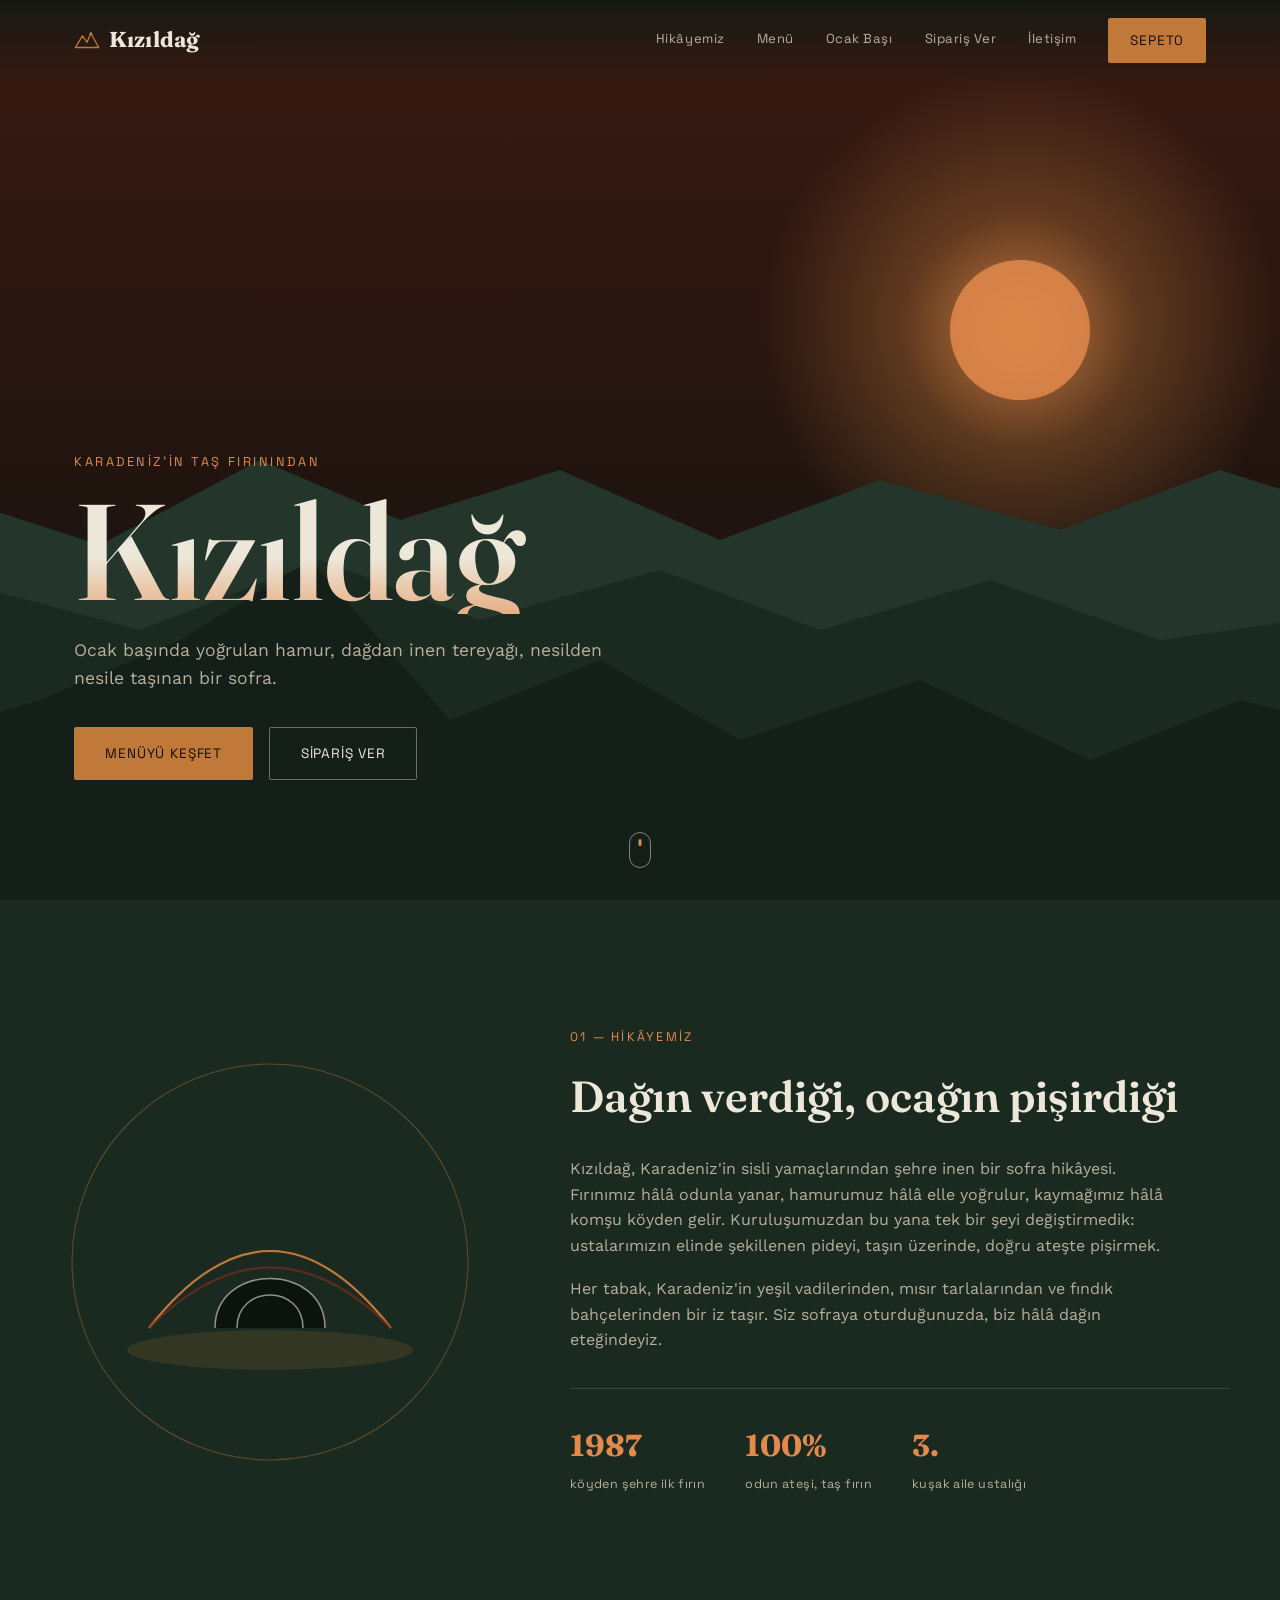
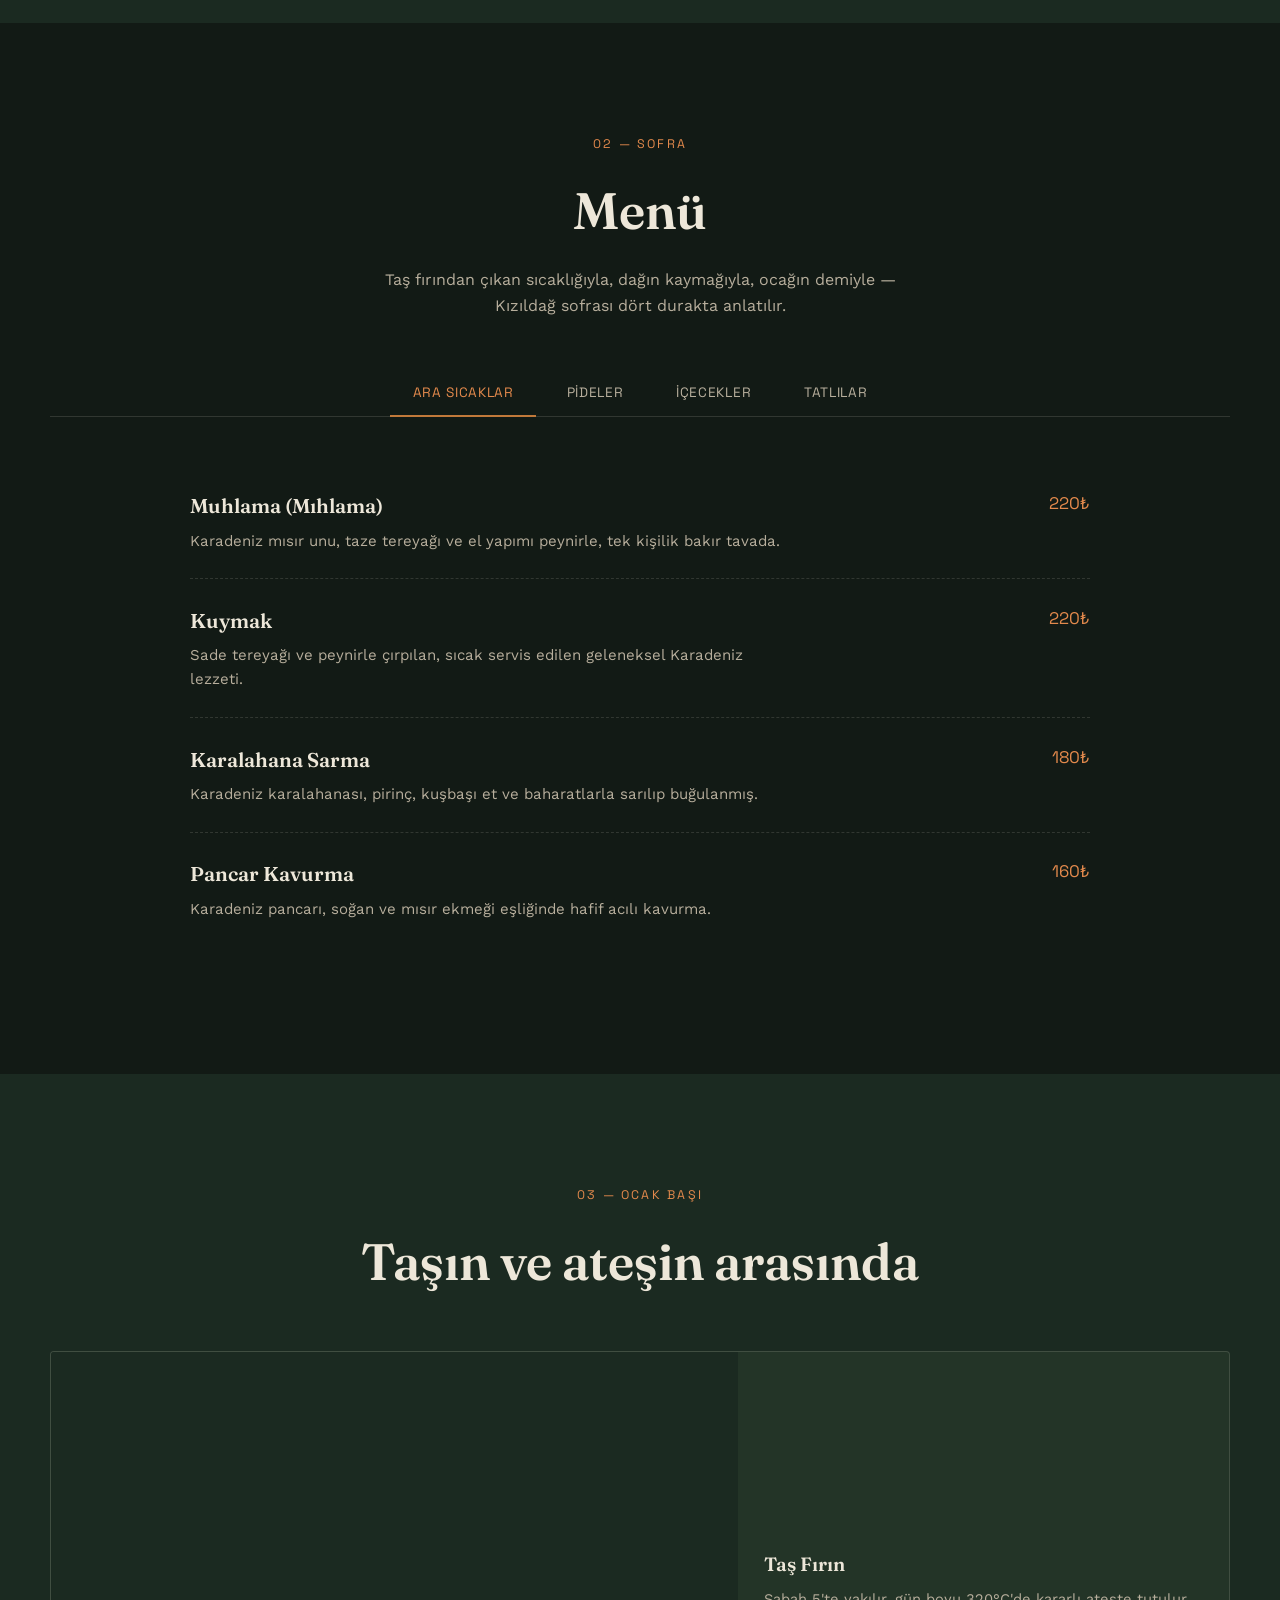
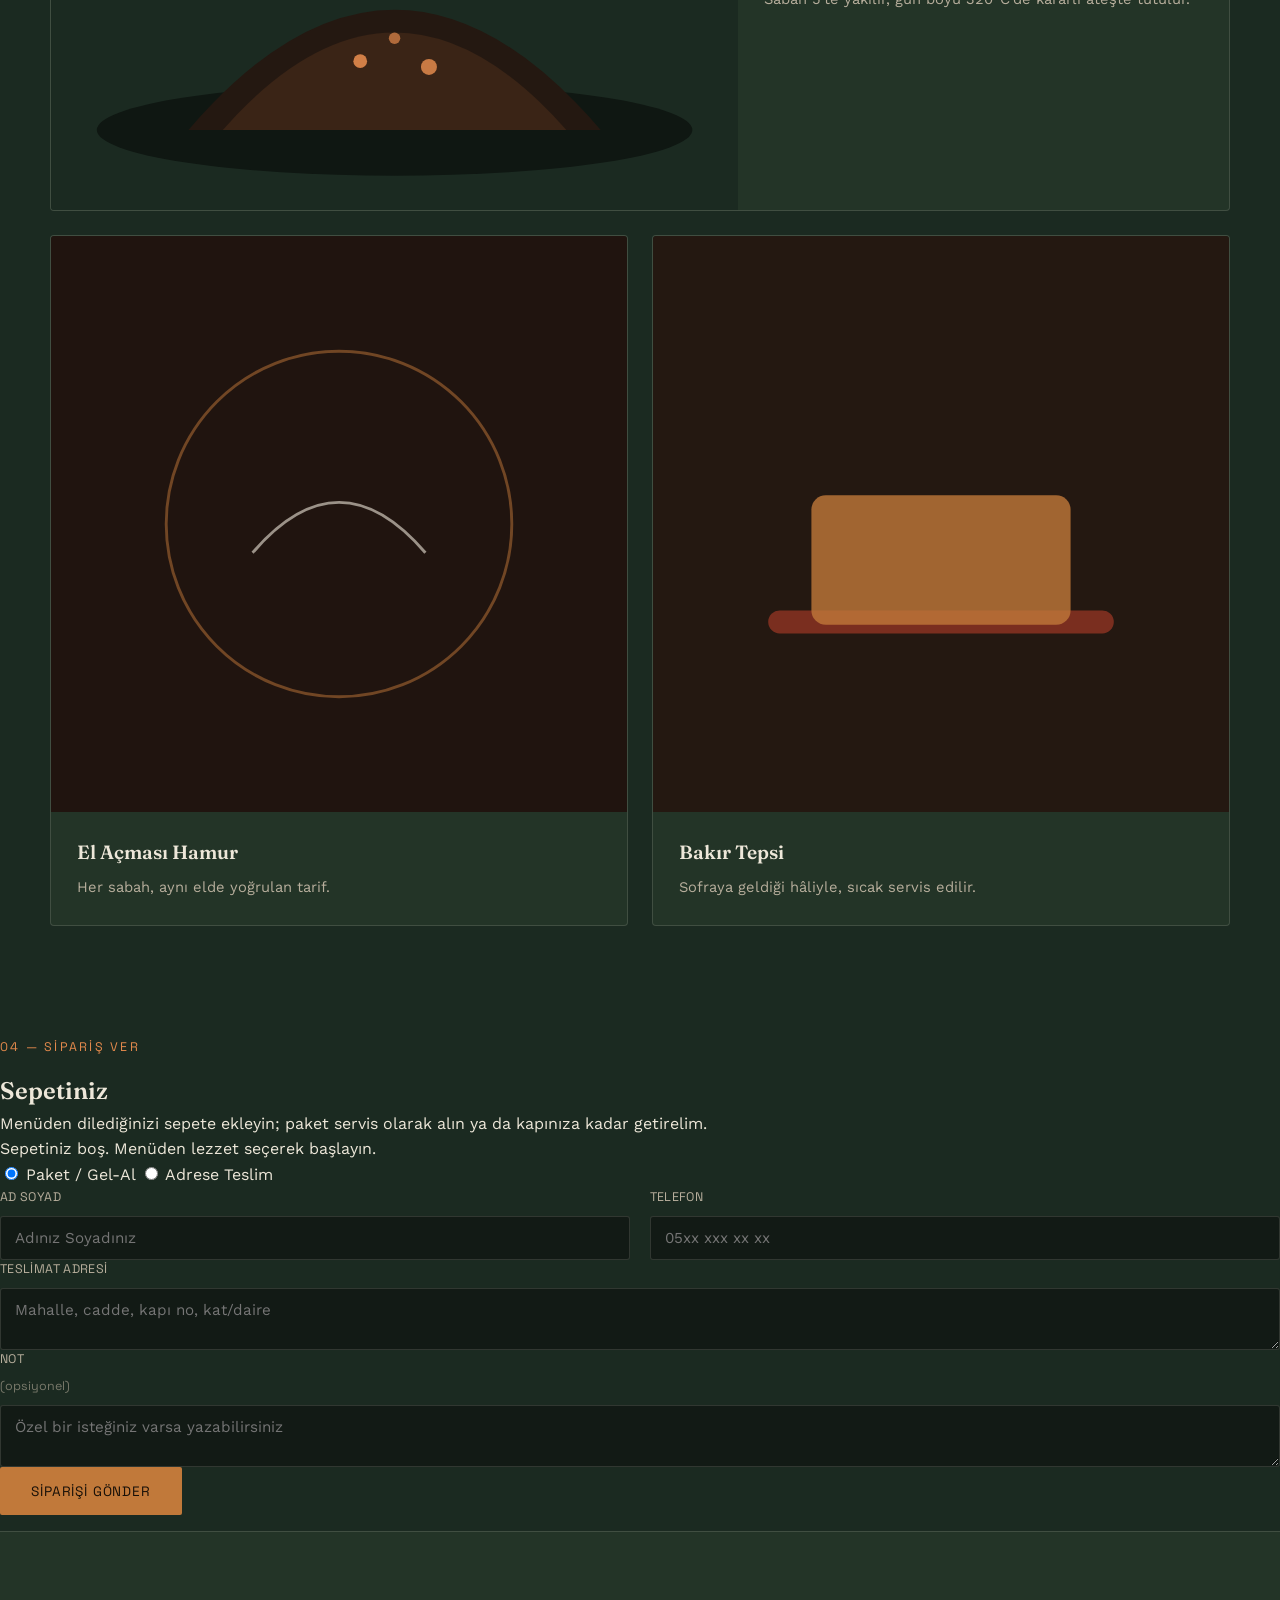
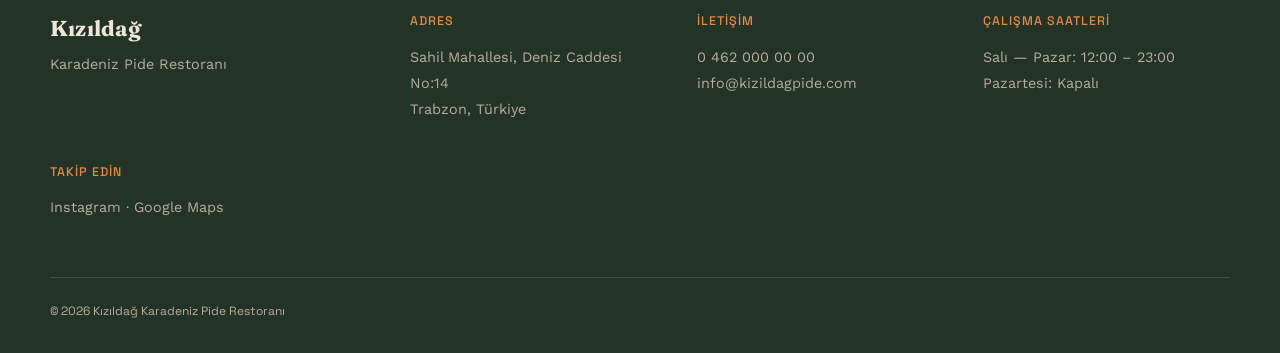
<file: index (1).html>
<!DOCTYPE html>
<html lang="tr">
<head>
<meta charset="UTF-8">
<meta name="viewport" content="width=device-width, initial-scale=1.0">
<title>Kızıldağ | Karadeniz Pide Restoranı</title>
<meta name="description" content="Kızıldağ Karadeniz Pide Restoranı — taş fırında, odun ateşinde, dağın eteğinden sofranıza.">

<link rel="preconnect" href="https://fonts.googleapis.com">
<link rel="preconnect" href="https://fonts.gstatic.com" crossorigin>
<link href="https://fonts.googleapis.com/css2?family=Fraunces:opsz,wght,SOFT@9..144,300..900,0..100&family=Work+Sans:wght@300;400;500;600&family=Space+Grotesk:wght@400;500&display=swap" rel="stylesheet">

<link rel="stylesheet" href="css/style.css">
</head>
<body>

<!-- ================= NAV ================= -->
<header class="site-header" id="siteHeader">
  <div class="nav-wrap">
    <a href="#top" class="brand">
      <span class="brand-mark" aria-hidden="true">
        <svg viewBox="0 0 40 40" fill="none" xmlns="http://www.w3.org/2000/svg">
          <path d="M2 30L13 12L20 22L26 8L38 30Z" stroke="currentColor" stroke-width="2" stroke-linejoin="round"/>
          <circle cx="26" cy="9" r="2.4" fill="currentColor"/>
        </svg>
      </span>
      <span class="brand-text">Kızıldağ</span>
    </a>

    <nav class="main-nav" id="mainNav">
      <a href="#hakkimizda">Hikâyemiz</a>
      <a href="#menu">Menü</a>
      <a href="#galeri">Ocak Başı</a>
      <a href="#siparis">Sipariş Ver</a>
      <a href="#iletisim">İletişim</a>
    </nav>

    <a href="#siparis" class="btn btn-copper nav-cta">
      Sepet <span class="cart-badge" id="cartBadgeNav">0</span>
    </a>

    <button class="nav-toggle" id="navToggle" aria-label="Menüyü aç" aria-expanded="false">
      <span></span><span></span><span></span>
    </button>
  </div>
</header>

<!-- ================= HERO ================= -->
<section class="hero" id="top">
  <div class="hero-mist"></div>
  <svg class="hero-mountains" viewBox="0 0 1600 900" preserveAspectRatio="xMidYMax slice" xmlns="http://www.w3.org/2000/svg" aria-hidden="true">
    <defs>
      <linearGradient id="skyGlow" x1="0" y1="0" x2="0" y2="1">
        <stop offset="0%" stop-color="#3a1a12"/>
        <stop offset="55%" stop-color="#20140f"/>
        <stop offset="100%" stop-color="#121a15"/>
      </linearGradient>
      <radialGradient id="sunGlow" cx="50%" cy="50%" r="50%">
        <stop offset="0%" stop-color="#e2894c" stop-opacity="0.9"/>
        <stop offset="45%" stop-color="#c1793a" stop-opacity="0.35"/>
        <stop offset="100%" stop-color="#c1793a" stop-opacity="0"/>
      </radialGradient>
    </defs>
    <rect x="0" y="0" width="1600" height="900" fill="url(#skyGlow)"/>
    <circle cx="1180" cy="330" r="260" fill="url(#sunGlow)"/>
    <circle cx="1180" cy="330" r="70" fill="#e2894c" opacity="0.85"/>

    <!-- ridge far -->
    <path class="ridge ridge-far" d="M0 560 L120 500 L260 545 L420 460 L560 520 L720 470 L880 540 L1040 480 L1220 530 L1380 470 L1600 540 L1600 900 L0 900 Z" fill="#24352b"/>
    <!-- ridge mid -->
    <path class="ridge ridge-mid" d="M0 640 L150 590 L300 630 L480 560 L640 620 L820 570 L980 630 L1150 580 L1320 640 L1600 600 L1600 900 L0 900 Z" fill="#1b2a21"/>
    <!-- ridge near / Kızıldağ peak -->
    <path class="ridge ridge-near" d="M0 760 L200 700 L340 640 L470 560 L610 720 L760 660 L900 740 L1080 680 L1250 760 L1400 700 L1600 750 L1600 900 L0 900 Z" fill="#141f19"/>
  </svg>

  <div class="hero-content">
    <p class="eyebrow">Karadeniz'in taş fırınından</p>
    <h1 class="hero-title">Kızıldağ</h1>
    <p class="hero-sub">Ocak başında yoğrulan hamur, dağdan inen tereyağı, nesilden nesile taşınan bir sofra.</p>
    <div class="hero-actions">
      <a href="#menu" class="btn btn-copper">Menüyü Keşfet</a>
      <a href="#siparis" class="btn btn-outline">Sipariş Ver</a>
    </div>
  </div>

  <a href="#hakkimizda" class="scroll-cue" aria-label="Aşağı kaydır">
    <span></span>
  </a>
</section>

<!-- ================= HİKAYE ================= -->
<section class="story" id="hakkimizda">
  <div class="story-wrap">
    <div class="story-figure" aria-hidden="true">
      <svg viewBox="0 0 400 400" xmlns="http://www.w3.org/2000/svg">
        <circle cx="200" cy="200" r="180" fill="none" stroke="#c1793a" stroke-width="1" opacity="0.4"/>
        <path d="M90 260 Q200 120 310 260" fill="none" stroke="#c1793a" stroke-width="2"/>
        <path d="M90 260 Q200 150 310 260" fill="none" stroke="#7a2e1f" stroke-width="2" opacity="0.7"/>
        <ellipse cx="200" cy="280" rx="130" ry="18" fill="#c1793a" opacity="0.15"/>
        <g stroke="#ede7d9" stroke-width="1.4" opacity="0.55">
          <path d="M150 260 C150 200 250 200 250 260"/>
          <path d="M170 260 C170 220 230 220 230 260"/>
        </g>
      </svg>
    </div>
    <div class="story-text">
      <span class="section-eyebrow">01 — Hikâyemiz</span>
      <h2>Dağın verdiği, ocağın pişirdiği</h2>
      <p>Kızıldağ, Karadeniz'in sisli yamaçlarından şehre inen bir sofra hikâyesi. Fırınımız hâlâ odunla yanar, hamurumuz hâlâ elle yoğrulur, kaymağımız hâlâ komşu köyden gelir. Kuruluşumuzdan bu yana tek bir şeyi değiştirmedik: ustalarımızın elinde şekillenen pideyi, taşın üzerinde, doğru ateşte pişirmek.</p>
      <p>Her tabak, Karadeniz'in yeşil vadilerinden, mısır tarlalarından ve fındık bahçelerinden bir iz taşır. Siz sofraya oturduğunuzda, biz hâlâ dağın eteğindeyiz.</p>
      <div class="story-stats">
        <div><strong>1987</strong><span>köyden şehre ilk fırın</span></div>
        <div><strong>100%</strong><span>odun ateşi, taş fırın</span></div>
        <div><strong>3.</strong><span>kuşak aile ustalığı</span></div>
      </div>
    </div>
  </div>
</section>

<!-- ================= MENÜ ================= -->
<section class="menu-section" id="menu">
  <div class="menu-head">
    <span class="section-eyebrow">02 — Sofra</span>
    <h2>Menü</h2>
    <p class="menu-intro">Taş fırından çıkan sıcaklığıyla, dağın kaymağıyla, ocağın demiyle — Kızıldağ sofrası dört durakta anlatılır.</p>
  </div>

  <div class="menu-tabs" id="menuTabs" role="tablist">
    <button class="tab-btn is-active" role="tab" aria-selected="true" data-cat="ara_sicak">Ara Sıcaklar</button>
    <button class="tab-btn" role="tab" aria-selected="false" data-cat="pide">Pideler</button>
    <button class="tab-btn" role="tab" aria-selected="false" data-cat="icecek">İçecekler</button>
    <button class="tab-btn" role="tab" aria-selected="false" data-cat="tatli">Tatlılar</button>
  </div>

  <div class="menu-panel" id="menuPanel">
    <p class="menu-loading" id="menuLoading">Sofra hazırlanıyor…</p>
  </div>
</section>

<!-- ================= OCAK BAŞI / GALERİ ================= -->
<section class="gallery" id="galeri">
  <span class="section-eyebrow">03 — Ocak Başı</span>
  <h2>Taşın ve ateşin arasında</h2>
  <div class="gallery-grid">
    <div class="gallery-card gallery-card--wide">
      <svg viewBox="0 0 600 400" xmlns="http://www.w3.org/2000/svg">
        <rect width="600" height="400" fill="#1b2a21"/>
        <ellipse cx="300" cy="330" rx="260" ry="40" fill="#0f1712"/>
        <path d="M120 330 Q300 120 480 330 Z" fill="#241811"/>
        <path d="M150 330 Q300 160 450 330 Z" fill="#3a2416"/>
        <g fill="#e2894c">
          <circle cx="270" cy="270" r="6" opacity="0.9"/>
          <circle cx="300" cy="250" r="5" opacity="0.7"/>
          <circle cx="330" cy="275" r="7" opacity="0.85"/>
        </g>
      </svg>
      <div class="gallery-cap"><h3>Taş Fırın</h3><p>Sabah 5'te yakılır, gün boyu 320°C'de kararlı ateşte tutulur.</p></div>
    </div>
    <div class="gallery-card">
      <svg viewBox="0 0 400 400" xmlns="http://www.w3.org/2000/svg">
        <rect width="400" height="400" fill="#20140f"/>
        <circle cx="200" cy="200" r="120" fill="none" stroke="#c1793a" stroke-width="2" opacity="0.5"/>
        <path d="M140 220 Q200 150 260 220" stroke="#ede7d9" stroke-width="2" fill="none" opacity="0.6"/>
      </svg>
      <div class="gallery-cap"><h3>El Açması Hamur</h3><p>Her sabah, aynı elde yoğrulan tarif.</p></div>
    </div>
    <div class="gallery-card">
      <svg viewBox="0 0 400 400" xmlns="http://www.w3.org/2000/svg">
        <rect width="400" height="400" fill="#241811"/>
        <rect x="80" y="260" width="240" height="16" rx="8" fill="#7a2e1f"/>
        <rect x="110" y="180" width="180" height="90" rx="10" fill="#c1793a" opacity="0.8"/>
      </svg>
      <div class="gallery-cap"><h3>Bakır Tepsi</h3><p>Sofraya geldiği hâliyle, sıcak servis edilir.</p></div>
    </div>
  </div>
</section>

<!-- ================= SİPARİŞ ================= -->
<section class="order" id="siparis">
  <div class="order-head">
    <span class="section-eyebrow">04 — Sipariş Ver</span>
    <h2>Sepetiniz</h2>
    <p class="order-intro">Menüden dilediğinizi sepete ekleyin; paket servis olarak alın ya da kapınıza kadar getirelim.</p>
  </div>

  <div class="order-wrap">
    <div class="cart-box">
      <div id="cartItems" class="cart-items">
        <p class="cart-empty" id="cartEmpty">Sepetiniz boş. Menüden lezzet seçerek başlayın.</p>
      </div>
      <div class="cart-total" id="cartTotalRow" hidden>
        <span>Toplam</span>
        <strong id="cartTotal">0₺</strong>
      </div>
    </div>

    <form class="order-form" id="orderForm">
      <div class="order-type" role="radiogroup" aria-label="Teslimat şekli">
        <label class="order-type-opt">
          <input type="radio" name="order_type" value="paket" checked>
          <span>Paket / Gel-Al</span>
        </label>
        <label class="order-type-opt">
          <input type="radio" name="order_type" value="teslimat">
          <span>Adrese Teslim</span>
        </label>
      </div>

      <div class="form-row">
        <label>Ad Soyad
          <input type="text" name="name" required placeholder="Adınız Soyadınız">
        </label>
        <label>Telefon
          <input type="tel" name="phone" required placeholder="05xx xxx xx xx">
        </label>
      </div>

      <label class="form-row-full" id="addressField" hidden>Teslimat Adresi
        <textarea name="address" rows="2" placeholder="Mahalle, cadde, kapı no, kat/daire"></textarea>
      </label>

      <label class="form-row-full">Not <span class="opt">(opsiyonel)</span>
        <textarea name="note" rows="2" placeholder="Özel bir isteğiniz varsa yazabilirsiniz"></textarea>
      </label>

      <button type="submit" class="btn btn-copper" id="orderSubmit">Siparişi Gönder</button>
      <p class="form-status" id="formStatus" role="status"></p>
    </form>
  </div>
</section>

<!-- ================= İLETİŞİM / FOOTER ================= -->
<footer class="site-footer" id="iletisim">
  <div class="footer-wrap">
    <div class="footer-brand">
      <span class="brand-text">Kızıldağ</span>
      <p>Karadeniz Pide Restoranı</p>
    </div>
    <div class="footer-col">
      <h4>Adres</h4>
      <p>Sahil Mahallesi, Deniz Caddesi No:14<br>Trabzon, Türkiye</p>
    </div>
    <div class="footer-col">
      <h4>İletişim</h4>
      <p><a href="tel:+904620000000">0 462 000 00 00</a><br><a href="mailto:info@kizildagpide.com">info@kizildagpide.com</a></p>
    </div>
    <div class="footer-col">
      <h4>Çalışma Saatleri</h4>
      <p>Salı — Pazar: 12:00 – 23:00<br>Pazartesi: Kapalı</p>
    </div>
    <div class="footer-col">
      <h4>Takip Edin</h4>
      <p><a href="#" target="_blank" rel="noopener">Instagram</a> · <a href="#" target="_blank" rel="noopener">Google Maps</a></p>
    </div>
  </div>
  <div class="footer-bottom">
    <span>© <span id="year"></span> Kızıldağ Karadeniz Pide Restoranı</span>
  </div>
</footer>

<script type="module" src="js/supabase.js"></script>
<script type="module" src="js/main.js"></script>
</body>
</html>
</file>
<file: css/style.css>
/* =========================================================
   KIZILDAĞ — Karadeniz Pide Restoranı
   Palette:
     --coal      #121a15  (kömür — en koyu zemin)
     --pine      #1b2a21  (çam yeşili — ana zemin)
     --pine-2    #24352b  (açık çam — kart zemini)
     --brick     #7a2e1f  (kızıl toprak — vurgu / marka)
     --copper    #c1793a  (bakır — CTA / detay)
     --copper-lt #e2894c  (açık bakır — glow / hover)
     --fog       #ede7d9  (sis beyazı — metin)
     --fog-dim   #b9b3a2  (soluk metin)
   Type:
     Display: 'Fraunces' (karakterli serif)
     Body:    'Work Sans'
     Utility: 'Space Grotesk' (etiket / rakam)
   ========================================================= */

:root{
  --coal:#121a15;
  --pine:#1b2a21;
  --pine-2:#233427;
  --brick:#7a2e1f;
  --brick-lt:#9c4530;
  --copper:#c1793a;
  --copper-lt:#e2894c;
  --fog:#ede7d9;
  --fog-dim:#b7ae9c;
  --line: rgba(237,231,217,0.14);

  --display: 'Fraunces', serif;
  --body: 'Work Sans', sans-serif;
  --mono: 'Space Grotesk', sans-serif;

  --container: 1180px;
}

*,*::before,*::after{ box-sizing:border-box; }
html{ scroll-behavior:smooth; }
body{
  margin:0;
  background:var(--pine);
  color:var(--fog);
  font-family:var(--body);
  font-weight:400;
  line-height:1.6;
  -webkit-font-smoothing:antialiased;
}
img,svg{ display:block; max-width:100%; }
a{ color:inherit; text-decoration:none; }
h1,h2,h3,h4{ font-family:var(--display); font-weight:600; margin:0; color:var(--fog); }
p{ margin:0; }
ul{ list-style:none; margin:0; padding:0; }
button{ font-family:inherit; cursor:pointer; }
:focus-visible{ outline:2px solid var(--copper-lt); outline-offset:3px; }

@media (prefers-reduced-motion: reduce){
  *{ animation-duration:0.01ms !important; animation-iteration-count:1 !important; transition-duration:0.01ms !important; scroll-behavior:auto !important; }
}

.section-eyebrow{
  display:block;
  font-family:var(--mono);
  font-size:0.78rem;
  letter-spacing:0.18em;
  text-transform:uppercase;
  color:var(--copper-lt);
  margin-bottom:0.9rem;
}

/* ---------- Buttons ---------- */
.btn{
  display:inline-flex;
  align-items:center;
  justify-content:center;
  padding:0.9rem 1.9rem;
  border-radius:2px;
  font-family:var(--mono);
  font-size:0.85rem;
  letter-spacing:0.06em;
  text-transform:uppercase;
  border:1px solid transparent;
  transition:transform .25s ease, background .25s ease, color .25s ease, border-color .25s ease;
}
.btn-copper{
  background:var(--copper);
  color:#181008;
}
.btn-copper:hover{ background:var(--copper-lt); transform:translateY(-2px); }
.btn-outline{
  border-color:rgba(237,231,217,0.4);
  color:var(--fog);
}
.btn-outline:hover{ border-color:var(--copper-lt); color:var(--copper-lt); transform:translateY(-2px); }

/* =========================================================
   HEADER
   ========================================================= */
.site-header{
  position:fixed; top:0; left:0; right:0; z-index:100;
  background:linear-gradient(to bottom, rgba(18,26,21,0.92), rgba(18,26,21,0));
  transition:background .3s ease, box-shadow .3s ease;
}
.site-header.is-scrolled{
  background:rgba(18,26,21,0.92);
  backdrop-filter:blur(10px);
  box-shadow:0 1px 0 var(--line);
}
.nav-wrap{
  max-width:var(--container);
  margin:0 auto;
  padding:1.15rem 1.5rem;
  display:flex;
  align-items:center;
  gap:2rem;
}
.brand{ display:flex; align-items:center; gap:0.55rem; margin-right:auto; }
.brand-mark{ color:var(--copper); width:26px; height:26px; }
.brand-text{
  font-family:var(--display);
  font-size:1.35rem;
  font-weight:700;
  letter-spacing:0.01em;
  color:var(--fog);
}
.main-nav{ display:flex; gap:2rem; }
.main-nav a{
  font-family:var(--mono);
  font-size:0.82rem;
  letter-spacing:0.04em;
  color:var(--fog-dim);
  position:relative;
  padding-bottom:4px;
  transition:color .2s ease;
}
.main-nav a:hover{ color:var(--fog); }
.main-nav a::after{
  content:''; position:absolute; left:0; bottom:0; width:0; height:1px;
  background:var(--copper-lt); transition:width .25s ease;
}
.main-nav a:hover::after{ width:100%; }
.nav-cta{ padding:0.65rem 1.3rem; }
.nav-toggle{ display:none; flex-direction:column; gap:5px; background:none; border:none; padding:6px; }
.nav-toggle span{ width:22px; height:2px; background:var(--fog); display:block; }

/* =========================================================
   HERO
   ========================================================= */
.hero{
  position:relative;
  min-height:100svh;
  display:flex;
  align-items:flex-end;
  overflow:hidden;
  background:var(--coal);
}
.hero-mountains{
  position:absolute; inset:0; width:100%; height:100%;
}
.ridge{ transition:transform 1.4s ease; }
.hero-mist{
  position:absolute; inset:0;
  background:
    radial-gradient(ellipse 60% 30% at 30% 85%, rgba(237,231,217,0.06), transparent 70%),
    radial-gradient(ellipse 50% 25% at 75% 78%, rgba(237,231,217,0.05), transparent 70%);
  animation:drift 18s ease-in-out infinite alternate;
  pointer-events:none;
}
@keyframes drift{ from{ transform:translateX(-2%);} to{ transform:translateX(2%);} }

.hero-content{
  position:relative; z-index:2;
  max-width:var(--container);
  margin:0 auto;
  padding:0 1.5rem 7.5rem;
  width:100%;
}
.eyebrow{
  font-family:var(--mono);
  font-size:0.8rem;
  letter-spacing:0.2em;
  text-transform:uppercase;
  color:var(--copper-lt);
  margin:0 0 1rem;
  opacity:0;
  animation:riseIn .9s ease forwards .15s;
}
.hero-title{
  font-size:clamp(4rem, 12vw, 8.5rem);
  line-height:0.92;
  font-weight:600;
  font-optical-sizing:auto;
  background:linear-gradient(180deg, var(--fog) 0%, var(--fog) 55%, var(--copper-lt) 130%);
  -webkit-background-clip:text; background-clip:text; color:transparent;
  margin:0 0 1.4rem;
  opacity:0;
  animation:riseIn 1s ease forwards .3s;
}
.hero-sub{
  max-width:34rem;
  font-size:1.1rem;
  color:var(--fog-dim);
  margin:0 0 2.2rem;
  opacity:0;
  animation:riseIn .9s ease forwards .5s;
}
.hero-actions{
  display:flex; gap:1rem; flex-wrap:wrap;
  opacity:0;
  animation:riseIn .9s ease forwards .7s;
}
@keyframes riseIn{
  from{ opacity:0; transform:translateY(18px); }
  to{ opacity:1; transform:translateY(0); }
}
.scroll-cue{
  position:absolute; bottom:2rem; left:50%; transform:translateX(-50%);
  z-index:2; width:22px; height:36px; border:1px solid rgba(237,231,217,0.5); border-radius:12px;
}
.scroll-cue span{
  position:absolute; top:6px; left:50%; transform:translateX(-50%);
  width:3px; height:7px; background:var(--copper-lt); border-radius:2px;
  animation:cueMove 1.8s ease infinite;
}
@keyframes cueMove{ 0%{ opacity:1; top:6px;} 70%{ opacity:0; top:18px;} 100%{ opacity:0; top:6px;} }

/* =========================================================
   STORY
   ========================================================= */
.story{ padding:8rem 1.5rem; background:var(--pine); }
.story-wrap{
  max-width:var(--container); margin:0 auto;
  display:grid; grid-template-columns:0.8fr 1.2fr; gap:5rem; align-items:center;
}
.story-figure svg{ width:100%; }
.story-text h2{ font-size:clamp(2rem, 3.4vw, 2.8rem); margin-bottom:1.5rem; }
.story-text p{ color:var(--fog-dim); margin-bottom:1.1rem; max-width:38rem; }
.story-stats{
  display:flex; gap:2.5rem; margin-top:2.2rem; padding-top:2rem; border-top:1px solid var(--line);
}
.story-stats strong{ display:block; font-family:var(--display); font-size:1.9rem; color:var(--copper-lt); }
.story-stats span{ font-family:var(--mono); font-size:0.78rem; color:var(--fog-dim); letter-spacing:0.03em; }

/* =========================================================
   MENU
   ========================================================= */
.menu-section{ padding:7rem 1.5rem 8rem; background:var(--coal); }
.menu-head{ max-width:var(--container); margin:0 auto 3.2rem; text-align:center; }
.menu-head h2{ font-size:clamp(2.2rem, 4vw, 3.2rem); }
.menu-intro{ color:var(--fog-dim); max-width:34rem; margin:1rem auto 0; }

.menu-tabs{
  max-width:var(--container); margin:0 auto 3rem;
  display:flex; justify-content:center; gap:0.5rem; flex-wrap:wrap;
  border-bottom:1px solid var(--line);
  padding-bottom:0;
}
.tab-btn{
  background:none; border:none;
  font-family:var(--mono); font-size:0.85rem; letter-spacing:0.05em; text-transform:uppercase;
  color:var(--fog-dim);
  padding:0.9rem 1.4rem;
  position:relative;
  transition:color .2s ease;
}
.tab-btn::after{
  content:''; position:absolute; left:50%; bottom:-1px; width:0; height:2px; background:var(--copper);
  transition:width .25s ease, left .25s ease;
}
.tab-btn:hover{ color:var(--fog); }
.tab-btn.is-active{ color:var(--copper-lt); }
.tab-btn.is-active::after{ width:100%; left:0; }

.menu-panel{ max-width:900px; margin:0 auto; }
.menu-loading{ text-align:center; color:var(--fog-dim); font-family:var(--mono); font-size:0.85rem; }

.menu-list{ display:flex; flex-direction:column; }
.menu-item{
  display:grid; grid-template-columns:1fr auto; gap:0.4rem 1.5rem;
  padding:1.6rem 0; border-bottom:1px dashed var(--line);
  animation:riseIn .6s ease forwards;
}
.menu-item:last-child{ border-bottom:none; }
.menu-item-name{
  font-family:var(--display); font-size:1.25rem; font-weight:600; color:var(--fog);
  grid-column:1; grid-row:1;
}
.menu-item-price{
  font-family:var(--mono); font-size:1.05rem; color:var(--copper-lt);
  grid-column:2; grid-row:1; white-space:nowrap; align-self:start;
}
.menu-item-desc{
  grid-column:1/-1; color:var(--fog-dim); font-size:0.94rem; max-width:38rem;
}

/* =========================================================
   GALLERY
   ========================================================= */
.gallery{ padding:7rem 1.5rem; background:var(--pine); text-align:center; }
.gallery h2{ font-size:clamp(2.2rem, 4vw, 3.2rem); margin-bottom:3rem; }
.gallery-grid{
  max-width:var(--container); margin:0 auto;
  display:grid; grid-template-columns:repeat(2, 1fr); gap:1.5rem;
  text-align:left;
}
.gallery-card{
  background:var(--pine-2); border-radius:4px; overflow:hidden; border:1px solid var(--line);
}
.gallery-card--wide{ grid-column:1/-1; display:grid; grid-template-columns:1.4fr 1fr; align-items:center; }
.gallery-card svg{ width:100%; height:auto; }
.gallery-cap{ padding:1.6rem; }
.gallery-cap h3{ font-size:1.2rem; margin-bottom:0.5rem; }
.gallery-cap p{ color:var(--fog-dim); font-size:0.92rem; }

/* =========================================================
   RESERVE
   ========================================================= */
.reserve{ padding:7rem 1.5rem; background:var(--coal); }
.reserve-wrap{
  max-width:var(--container); margin:0 auto;
  display:grid; grid-template-columns:0.85fr 1.15fr; gap:4rem;
}
.reserve-info h2{ font-size:clamp(2rem, 3.4vw, 2.7rem); margin-bottom:1.2rem; }
.reserve-info p{ color:var(--fog-dim); max-width:30rem; margin-bottom:2rem; }
.reserve-hours{ display:flex; flex-direction:column; gap:0.6rem; max-width:20rem; }
.reserve-hours li{
  display:flex; justify-content:space-between;
  font-family:var(--mono); font-size:0.85rem; color:var(--fog-dim);
  padding-bottom:0.6rem; border-bottom:1px solid var(--line);
}

.reserve-form{
  background:var(--pine-2); border:1px solid var(--line); border-radius:6px; padding:2.4rem;
  display:flex; flex-direction:column; gap:1.3rem;
}
.form-row{ display:grid; grid-template-columns:repeat(2, 1fr); gap:1.2rem; }
.form-row label, .form-row-full{
  display:flex; flex-direction:column; gap:0.5rem;
  font-family:var(--mono); font-size:0.78rem; letter-spacing:0.03em; text-transform:uppercase;
  color:var(--fog-dim);
}
.form-row-full .opt{ text-transform:none; opacity:0.6; letter-spacing:0; }
input, textarea{
  font-family:var(--body); font-size:0.95rem; color:var(--fog);
  background:var(--coal); border:1px solid var(--line); border-radius:3px;
  padding:0.75rem 0.9rem; resize:vertical;
}
input:focus, textarea:focus{ border-color:var(--copper); }
.reserve-form .btn{ margin-top:0.4rem; }
.form-status{ font-family:var(--mono); font-size:0.82rem; min-height:1.2em; color:var(--copper-lt); }
.form-status.is-error{ color:#d97b6c; }

/* =========================================================
   FOOTER
   ========================================================= */
.site-footer{ background:var(--pine-2); border-top:1px solid var(--line); padding:5rem 1.5rem 2rem; }
.footer-wrap{
  max-width:var(--container); margin:0 auto;
  display:grid; grid-template-columns:1.3fr 1fr 1fr 1fr; gap:2.5rem;
}
.footer-brand p{ color:var(--fog-dim); margin-top:0.4rem; font-size:0.9rem; }
.footer-col h4{
  font-family:var(--mono); font-size:0.78rem; text-transform:uppercase; letter-spacing:0.08em;
  color:var(--copper-lt); margin-bottom:0.8rem; font-weight:500;
}
.footer-col p{ color:var(--fog-dim); font-size:0.9rem; line-height:1.8; }
.footer-col a:hover{ color:var(--fog); }
.footer-bottom{
  max-width:var(--container); margin:3.5rem auto 0; padding-top:1.5rem; border-top:1px solid var(--line);
  font-family:var(--mono); font-size:0.75rem; color:var(--fog-dim);
}

/* =========================================================
   RESPONSIVE
   ========================================================= */
@media (max-width: 900px){
  .main-nav{ display:none; }
  .nav-toggle{ display:flex; }
  .nav-cta{ display:none; }
  .story-wrap{ grid-template-columns:1fr; gap:3rem; }
  .story-figure{ max-width:260px; margin:0 auto; }
  .reserve-wrap{ grid-template-columns:1fr; gap:3rem; }
  .gallery-card--wide{ grid-template-columns:1fr; }
  .footer-wrap{ grid-template-columns:1fr 1fr; gap:2.5rem; }
}
@media (max-width: 560px){
  .form-row{ grid-template-columns:1fr; }
  .gallery-grid{ grid-template-columns:1fr; }
  .footer-wrap{ grid-template-columns:1fr; }
  .hero-content{ padding-bottom:5rem; }
}

/* Mobile nav open state */
.main-nav.is-open{
  display:flex; flex-direction:column; gap:0;
  position:absolute; top:100%; left:0; right:0;
  background:var(--coal); border-top:1px solid var(--line);
  padding:0.5rem 1.5rem 1.5rem;
}
.main-nav.is-open a{ padding:0.9rem 0; border-bottom:1px solid var(--line); }
</file>
